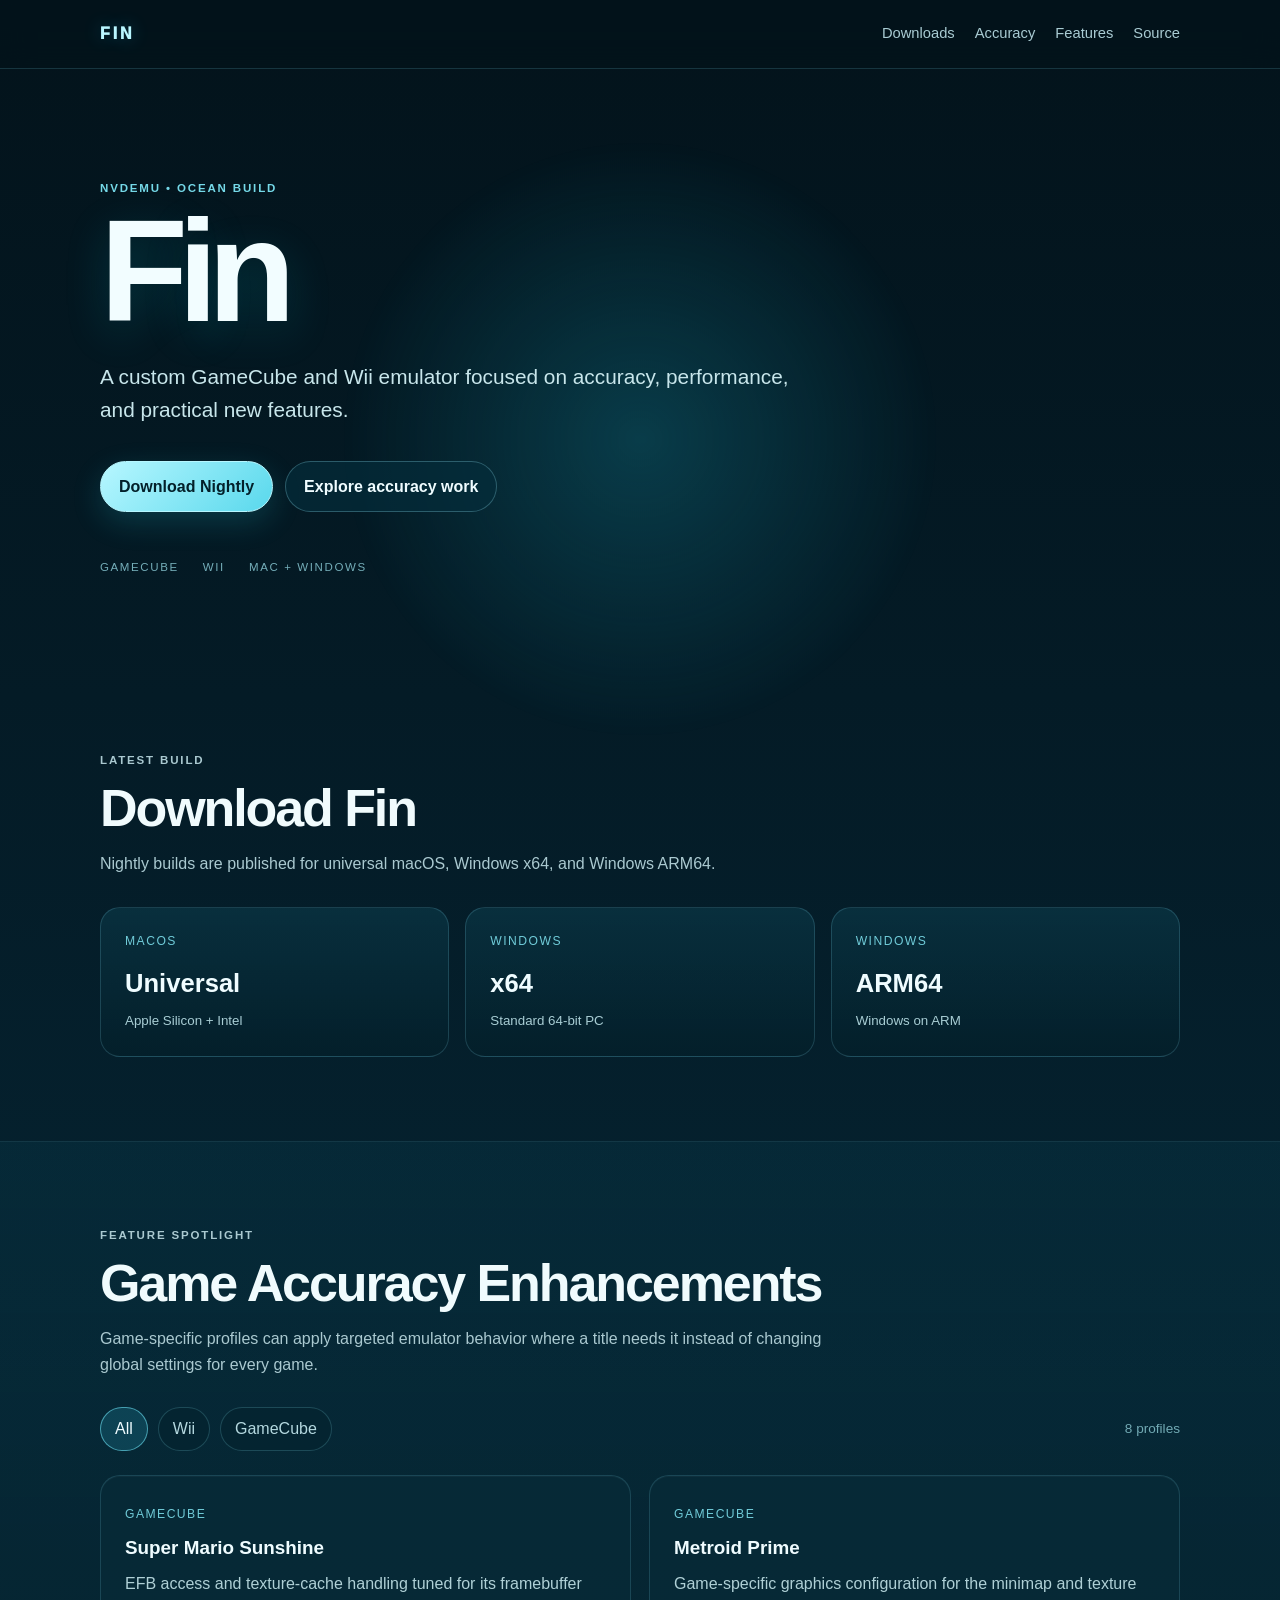
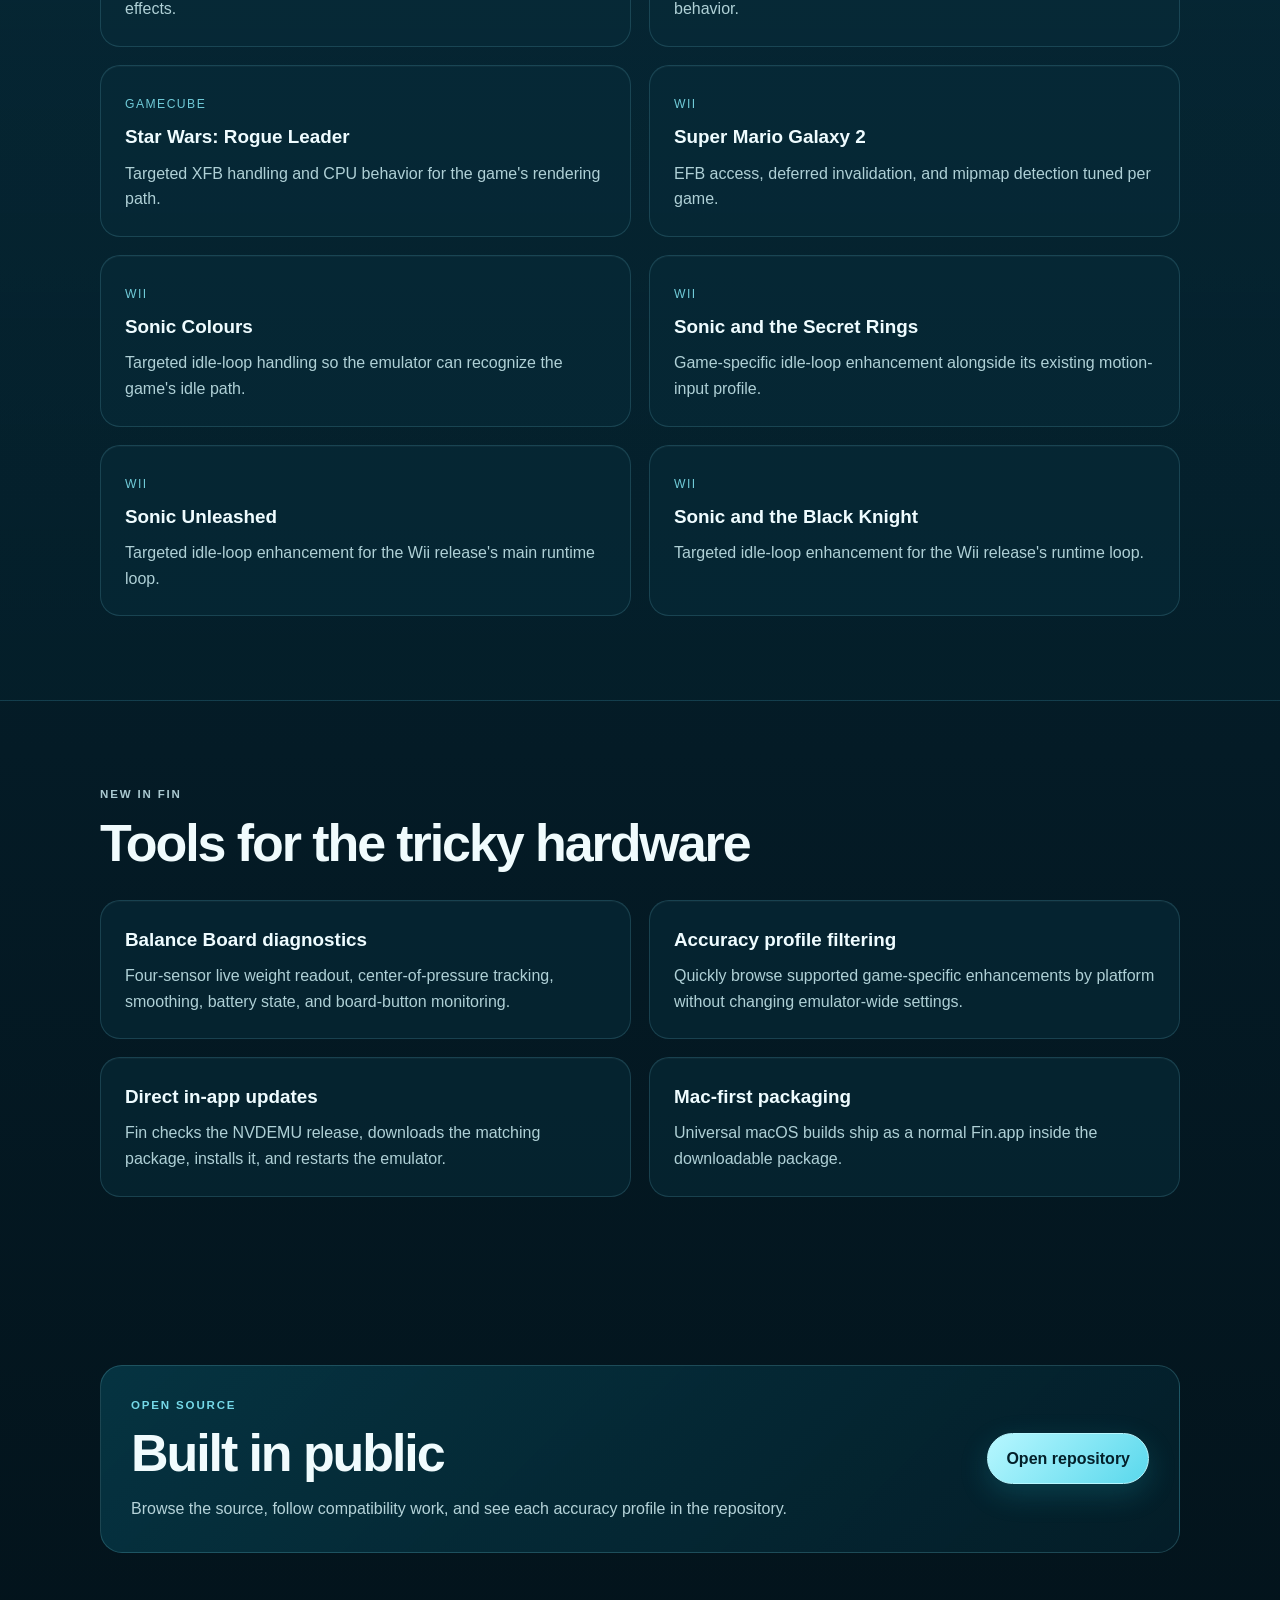
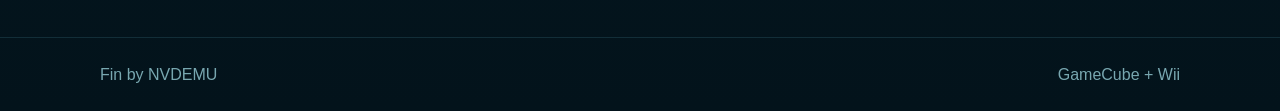
<file: index.html>
<!doctype html>
<html lang="en">
<head>
<meta charset="utf-8">
<meta name="viewport" content="width=device-width, initial-scale=1">
<meta name="description" content="Fin is a custom GameCube and Wii emulator focused on accuracy, performance, and practical new features.">
<title>Fin — GameCube &amp; Wii Emulator</title>
<link rel="stylesheet" href="style.css">
</head>
<body>
<header class="site-header">
  <div class="container nav">
    <a class="brand" href="./">FIN</a>
    <nav>
      <a href="#downloads">Downloads</a>
      <a href="#accuracy">Accuracy</a>
      <a href="#features">Features</a>
      <a href="https://github.com/NVDEMU/dolphin">Source</a>
    </nav>
  </div>
</header>

<main>
<section class="hero">
  <div class="ocean-glow"></div>
  <div class="container">
    <p class="eyebrow">NVDEMU • OCEAN BUILD</p>
    <h1>Fin</h1>
    <p class="lead">A custom GameCube and Wii emulator focused on accuracy, performance, and practical new features.</p>
    <div class="actions">
      <a class="button primary" href="#downloads">Download Nightly</a>
      <a class="button secondary" href="#accuracy">Explore accuracy work</a>
    </div>
    <div class="tide-line">
      <span>GAMECUBE</span><span>WII</span><span>MAC + WINDOWS</span>
    </div>
  </div>
</section>

<section id="downloads" class="section">
  <div class="container">
    <div class="section-heading">
      <p class="eyebrow">Latest build</p>
      <h2>Download Fin</h2>
      <p>Nightly builds are published for universal macOS, Windows x64, and Windows ARM64.</p>
    </div>
    <div class="cards">
      <a class="card" href="https://github.com/NVDEMU/dolphin/releases/download/nightly/Fin-nightly-macOS-universal.zip">
        <span>macOS</span><strong>Universal</strong><small>Apple Silicon + Intel</small>
      </a>
      <a class="card" href="https://github.com/NVDEMU/dolphin/releases/download/nightly/Fin-nightly-Windows-x64.zip">
        <span>Windows</span><strong>x64</strong><small>Standard 64-bit PC</small>
      </a>
      <a class="card" href="https://github.com/NVDEMU/dolphin/releases/download/nightly/Fin-nightly-Windows-arm64.zip">
        <span>Windows</span><strong>ARM64</strong><small>Windows on ARM</small>
      </a>
    </div>
  </div>
</section>

<section id="accuracy" class="section alt">
  <div class="container">
    <div class="section-heading">
      <p class="eyebrow">Feature spotlight</p>
      <h2>Game Accuracy Enhancements</h2>
      <p>Game-specific profiles can apply targeted emulator behavior where a title needs it instead of changing global settings for every game.</p>
    </div>
    <div class="filter-bar" role="group" aria-label="Filter accuracy profiles">
      <button class="filter active" data-filter="all">All</button>
      <button class="filter" data-filter="wii">Wii</button>
      <button class="filter" data-filter="gamecube">GameCube</button>
      <span id="profile-count" class="count">8 profiles</span>
    </div>
    <div class="feature-grid profile-grid">
      <article class="profile" data-platform="gamecube"><span class="tag">GameCube</span><h3>Super Mario Sunshine</h3><p>EFB access and texture-cache handling tuned for its framebuffer effects.</p></article>
      <article class="profile" data-platform="gamecube"><span class="tag">GameCube</span><h3>Metroid Prime</h3><p>Game-specific graphics configuration for the minimap and texture behavior.</p></article>
      <article class="profile" data-platform="gamecube"><span class="tag">GameCube</span><h3>Star Wars: Rogue Leader</h3><p>Targeted XFB handling and CPU behavior for the game's rendering path.</p></article>
      <article class="profile" data-platform="wii"><span class="tag">Wii</span><h3>Super Mario Galaxy 2</h3><p>EFB access, deferred invalidation, and mipmap detection tuned per game.</p></article>
      <article class="profile" data-platform="wii"><span class="tag">Wii</span><h3>Sonic Colours</h3><p>Targeted idle-loop handling so the emulator can recognize the game's idle path.</p></article>
      <article class="profile" data-platform="wii"><span class="tag">Wii</span><h3>Sonic and the Secret Rings</h3><p>Game-specific idle-loop enhancement alongside its existing motion-input profile.</p></article>
      <article class="profile" data-platform="wii"><span class="tag">Wii</span><h3>Sonic Unleashed</h3><p>Targeted idle-loop enhancement for the Wii release's main runtime loop.</p></article>
      <article class="profile" data-platform="wii"><span class="tag">Wii</span><h3>Sonic and the Black Knight</h3><p>Targeted idle-loop enhancement for the Wii release's runtime loop.</p></article>
    </div>
  </div>
</section>

<section id="features" class="section">
  <div class="container">
    <div class="section-heading">
      <p class="eyebrow">New in Fin</p>
      <h2>Tools for the tricky hardware</h2>
    </div>
    <div class="feature-grid">
      <article><h3>Balance Board diagnostics</h3><p>Four-sensor live weight readout, center-of-pressure tracking, smoothing, battery state, and board-button monitoring.</p></article>
      <article><h3>Accuracy profile filtering</h3><p>Quickly browse supported game-specific enhancements by platform without changing emulator-wide settings.</p></article>
      <article><h3>Direct in-app updates</h3><p>Fin checks the NVDEMU release, downloads the matching package, installs it, and restarts the emulator.</p></article>
      <article><h3>Mac-first packaging</h3><p>Universal macOS builds ship as a normal Fin.app inside the downloadable package.</p></article>
    </div>
  </div>
</section>

<section class="section">
  <div class="container callout">
    <div>
      <p class="eyebrow">Open source</p>
      <h2>Built in public</h2>
      <p>Browse the source, follow compatibility work, and see each accuracy profile in the repository.</p>
    </div>
    <a class="button primary" href="https://github.com/NVDEMU/dolphin">Open repository</a>
  </div>
</section>
</main>

<footer>
  <div class="container footer-inner"><span>Fin by NVDEMU</span><span>GameCube + Wii</span></div>
</footer>
<script src="script.js"></script>
</body>
</html>
</file>
<file: style.css>
*{box-sizing:border-box}
:root{font-family:-apple-system,BlinkMacSystemFont,"Segoe UI",sans-serif;color:#effcff;background:#03131b;color-scheme:dark}
html{scroll-behavior:smooth}
body{margin:0;line-height:1.6;background:linear-gradient(180deg,#03131b 0%,#052331 42%,#03131b 100%);min-height:100vh;overflow-x:hidden}
body::before{content:"";position:fixed;inset:0;pointer-events:none;background:radial-gradient(circle at 20% 0%,rgba(55,215,255,.18),transparent 28%),radial-gradient(circle at 82% 18%,rgba(0,151,167,.16),transparent 24%);z-index:-1}
a{color:inherit;text-decoration:none}
button{font:inherit}
.container{width:min(1080px,calc(100% - 40px));margin:0 auto}
.site-header{position:sticky;top:0;z-index:10;background:rgba(3,19,27,.8);backdrop-filter:blur(14px);border-bottom:1px solid rgba(125,228,255,.16)}
.nav{min-height:68px;display:flex;align-items:center;justify-content:space-between;gap:20px}
.brand{font-weight:950;letter-spacing:.18em;color:#b9f6ff;text-shadow:0 0 18px rgba(56,217,255,.3)}
nav{display:flex;flex-wrap:wrap;gap:20px;font-size:.92rem;color:#a9ccd3}
nav a:hover{color:#fff}
.hero{position:relative;padding:110px 0 90px;isolation:isolate}
.ocean-glow{position:absolute;left:50%;top:10%;width:620px;height:620px;transform:translateX(-50%);border-radius:50%;background:radial-gradient(circle,rgba(30,208,235,.2),rgba(3,19,27,0) 68%);filter:blur(6px);z-index:-1}
.eyebrow{text-transform:uppercase;letter-spacing:.16em;font-size:.72rem;font-weight:850;color:#75d9e8;margin:0 0 12px}
h1{font-size:clamp(4.5rem,14vw,9rem);line-height:.88;margin:0 0 24px;letter-spacing:-.07em;color:#f2fdff;text-shadow:0 12px 45px rgba(0,184,207,.2)}
h2{font-size:clamp(2rem,5vw,3.25rem);line-height:1.04;margin:0 0 16px;letter-spacing:-.04em;color:#f0fbfd}
h3{margin:0 0 8px;font-size:1.18rem}
.lead{max-width:700px;font-size:1.3rem;color:#c8e6eb}
.actions{display:flex;flex-wrap:wrap;gap:12px;margin-top:34px}
.button{display:inline-flex;align-items:center;justify-content:center;padding:12px 18px;border-radius:999px;border:1px solid rgba(146,231,245,.28);font-weight:780;transition:transform .18s,border-color .18s,background .18s}
.button.primary{background:linear-gradient(135deg,#b7f7ff,#59d8ec);color:#03202a;border-color:#b7f7ff;box-shadow:0 10px 30px rgba(39,208,231,.18)}
.button.secondary{background:rgba(5,45,59,.7)}
.button:hover{transform:translateY(-2px);border-color:#8cefff}
.tide-line{display:flex;gap:24px;flex-wrap:wrap;margin-top:46px;color:#74adb8;font-size:.72rem;letter-spacing:.14em}
.section{padding:84px 0}
.section.alt{background:linear-gradient(180deg,rgba(7,48,63,.55),rgba(4,31,42,.72));border-block:1px solid rgba(125,228,255,.12)}
.section-heading{max-width:760px;margin-bottom:30px}
.section-heading p{color:#aac9d0}
.cards{display:grid;grid-template-columns:repeat(3,1fr);gap:16px}
.card{padding:24px;border:1px solid rgba(132,223,240,.18);border-radius:20px;background:linear-gradient(180deg,rgba(10,54,69,.72),rgba(4,31,42,.84));display:flex;flex-direction:column;min-height:150px;transition:transform .18s,border-color .18s,box-shadow .18s}
.card:hover{border-color:rgba(121,231,246,.5);transform:translateY(-3px);box-shadow:0 18px 45px rgba(0,0,0,.22)}
.card span,.tag{font-size:.76rem;color:#70cbd8;text-transform:uppercase;letter-spacing:.12em}
.card strong{font-size:1.6rem;margin-top:12px}
.card small{color:#a8cdd4;margin-top:auto}
.feature-grid{display:grid;grid-template-columns:repeat(2,1fr);gap:18px}
.feature-grid article{padding:24px;border:1px solid rgba(132,223,240,.16);border-radius:20px;background:rgba(8,44,57,.58);box-shadow:inset 0 1px 0 rgba(255,255,255,.03)}
.feature-grid p{margin:0;color:#afd0d6}
.profile-grid article{min-height:0}
.tag{display:inline-block;margin-bottom:8px}
.filter-bar{display:flex;align-items:center;flex-wrap:wrap;gap:10px;margin-bottom:24px}
.filter{border:1px solid rgba(132,223,240,.2);background:rgba(4,36,48,.78);color:#b4d8df;border-radius:999px;padding:8px 14px;cursor:pointer}
.filter:hover,.filter.active{background:rgba(41,166,190,.22);border-color:rgba(111,227,245,.58);color:#effcff}
.count{margin-left:auto;color:#72aab4;font-size:.85rem}
.profile[hidden]{display:none}
.callout{border:1px solid rgba(132,223,240,.2);border-radius:22px;padding:30px;display:flex;align-items:center;justify-content:space-between;gap:24px;background:linear-gradient(135deg,rgba(7,64,80,.7),rgba(4,31,42,.86))}
.callout p:last-child{margin-bottom:0;color:#b5d3d9}
footer{border-top:1px solid rgba(125,228,255,.12);color:#78a7b0;padding:24px 0}
.footer-inner{display:flex;justify-content:space-between;gap:20px}
@media (max-width:760px){nav{gap:12px}.cards,.feature-grid{grid-template-columns:1fr}.callout{flex-direction:column;align-items:flex-start}.hero{padding-top:84px}.count{margin-left:0;width:100%}}
@media (max-width:520px){nav a:nth-child(3),nav a:nth-child(4){display:none}.container{width:min(100% - 28px,1080px)}}
</file>
